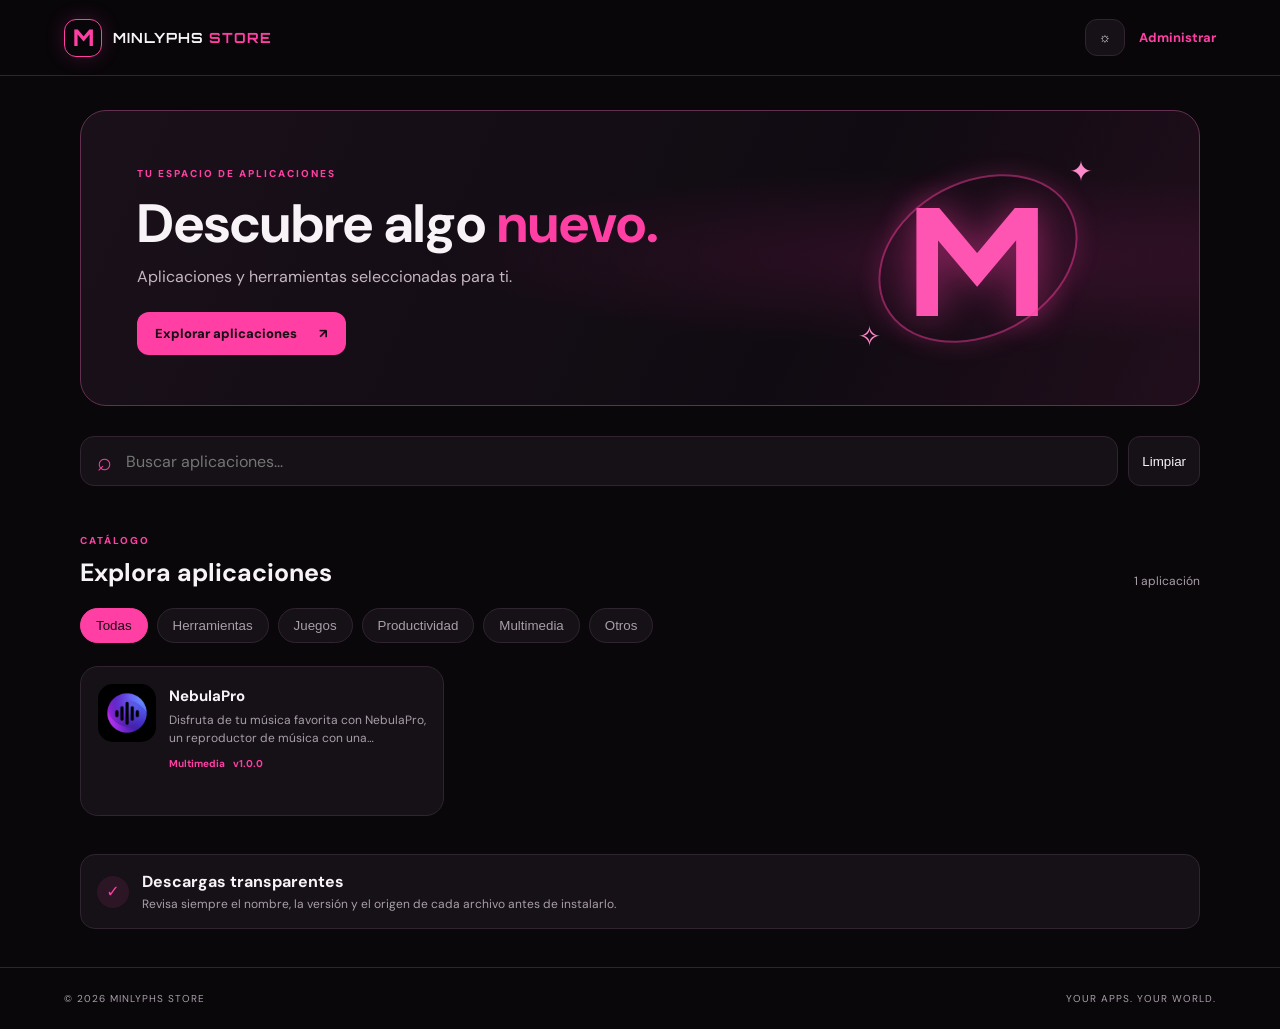
<file: index.html>
<!doctype html>
<html lang="es">
<head>
  <meta charset="utf-8">
  <meta name="viewport" content="width=device-width, initial-scale=1">
  <meta name="theme-color" content="#09070a">
  <meta name="description" content="MINLYPHS STORE: descubre y descarga aplicaciones.">
  <title>MINLYPHS STORE</title>
  <link rel="icon" href="assets/minlyphs-store-logo.png">
  <link rel="stylesheet" href="style.css">
</head>
<body>
  <header class="topbar">
    <a class="brand" href="./" aria-label="MINLYPHS STORE inicio">
      <span class="brand-mark">M</span>
      <span class="brand-name">MINLYPHS <b>STORE</b></span>
    </a>
    <div class="top-actions">
      <button id="themeToggle" class="icon-button" aria-label="Cambiar tema" title="Cambiar tema">☼</button>
      <a class="admin-link" href="admin/">Administrar</a>
    </div>
  </header>

  <main class="shell">
    <section class="hero">
      <div class="hero-copy">
        <span class="eyebrow">TU ESPACIO DE APLICACIONES</span>
        <h1>Descubre algo <em>nuevo.</em></h1>
        <p>Aplicaciones y herramientas seleccionadas para ti.</p>
        <a class="hero-button" href="#catalogo">Explorar aplicaciones <span>↗</span></a>
      </div>
      <div class="hero-art" aria-hidden="true">
        <div class="orbit"></div><div class="hero-m">M</div><span class="spark s1">✦</span><span class="spark s2">✧</span>
      </div>
    </section>

    <section class="search-row" aria-label="Buscar aplicaciones">
      <label class="search-box"><span>⌕</span><input id="searchInput" type="search" placeholder="Buscar aplicaciones..." autocomplete="off"></label>
      <button id="clearSearch" class="clear-button" type="button">Limpiar</button>
    </section>

    <section class="section-head" id="catalogo">
      <div><span class="eyebrow">CATÁLOGO</span><h2>Explora aplicaciones</h2></div>
      <span id="appCount" class="count">0 aplicaciones</span>
    </section>
    <nav id="categories" class="categories" aria-label="Categorías">
      <button class="category active" data-category="Todas">Todas</button>
      <button class="category" data-category="Herramientas">Herramientas</button>
      <button class="category" data-category="Juegos">Juegos</button>
      <button class="category" data-category="Productividad">Productividad</button>
      <button class="category" data-category="Multimedia">Multimedia</button>
      <button class="category" data-category="Otros">Otros</button>
    </nav>

    <section id="appGrid" class="app-grid" aria-live="polite">
      <div class="empty-state"><div class="empty-icon">✦</div><h3>Tu tienda está preparando su catálogo</h3><p>Pronto encontrarás aquí las primeras aplicaciones.</p></div>
    </section>

    <section class="trust-note">
      <span class="trust-icon">✓</span>
      <div><strong>Descargas transparentes</strong><p>Revisa siempre el nombre, la versión y el origen de cada archivo antes de instalarlo.</p></div>
    </section>
  </main>

  <footer class="footer"><span>© <span id="year"></span> MINLYPHS STORE</span><span>YOUR APPS. YOUR WORLD.</span></footer>

  <dialog id="appDialog" class="app-dialog">
    <button class="dialog-close" id="dialogClose" aria-label="Cerrar">×</button>
    <div id="dialogContent"></div>
  </dialog>
  <script src="app.js"></script>
</body>
</html>
</file>
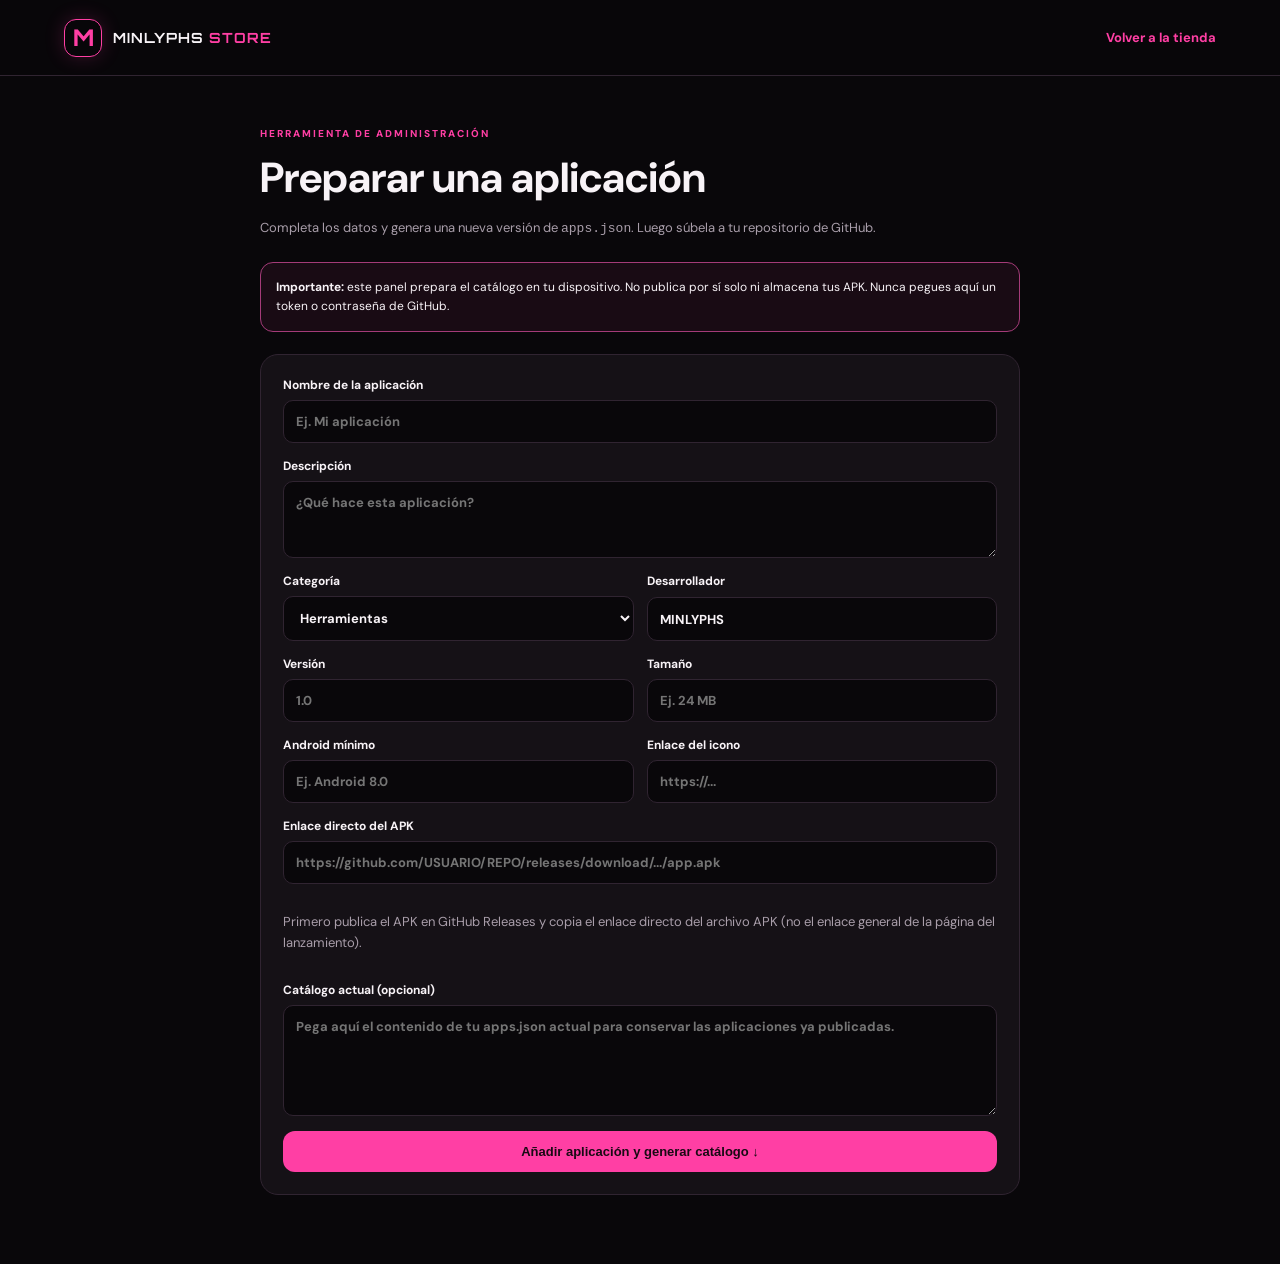
<file: admin/index.html>
<!doctype html>
<html lang="es"><head><meta charset="utf-8"><meta name="viewport" content="width=device-width,initial-scale=1"><meta name="robots" content="noindex,nofollow"><title>Preparar publicación | MINLYPHS STORE</title><link rel="stylesheet" href="../style.css"><link rel="stylesheet" href="admin.css"></head>
<body><header class="topbar"><a class="brand" href="../"><span class="brand-mark">M</span><span class="brand-name">MINLYPHS <b>STORE</b></span></a><a class="admin-link" href="../">Volver a la tienda</a></header>
<main class="admin-shell"><span class="eyebrow">HERRAMIENTA DE ADMINISTRACIÓN</span><h1>Preparar una aplicación</h1><p class="intro">Completa los datos y genera una nueva versión de <code>apps.json</code>. Luego súbela a tu repositorio de GitHub.</p>
<div class="notice"><strong>Importante:</strong> este panel prepara el catálogo en tu dispositivo. No publica por sí solo ni almacena tus APK. Nunca pegues aquí un token o contraseña de GitHub.</div>
<form id="appForm" class="admin-form">
<label>Nombre de la aplicación<input name="name" required maxlength="60" placeholder="Ej. Mi aplicación"></label>
<label>Descripción<textarea name="description" required maxlength="500" rows="3" placeholder="¿Qué hace esta aplicación?"></textarea></label>
<div class="two"><label>Categoría<select name="category"><option>Herramientas</option><option>Juegos</option><option>Productividad</option><option>Multimedia</option><option>Otros</option></select></label><label>Desarrollador<input name="developer" value="MINLYPHS" maxlength="60"></label></div>
<div class="two"><label>Versión<input name="version" required placeholder="1.0"></label><label>Tamaño<input name="size" placeholder="Ej. 24 MB"></label></div>
<div class="two"><label>Android mínimo<input name="minAndroid" placeholder="Ej. Android 8.0"></label><label>Enlace del icono<input name="icon" type="url" placeholder="https://..."></label></div>
<label>Enlace directo del APK<input name="downloadUrl" type="url" required placeholder="https://github.com/USUARIO/REPO/releases/download/.../app.apk"></label>
<p class="hint">Primero publica el APK en GitHub Releases y copia el enlace directo del archivo APK (no el enlace general de la página del lanzamiento).</p>
<label>Catálogo actual (opcional)<textarea id="existingCatalog" rows="5" placeholder='Pega aquí el contenido de tu apps.json actual para conservar las aplicaciones ya publicadas.'></textarea></label>
<button class="hero-button" type="submit">Añadir aplicación y generar catálogo ↓</button>
</form>
<div id="result" class="result" hidden><h2>Catálogo preparado</h2><p>Descarga el archivo y reemplaza <code>data/apps.json</code> en tu repositorio.</p><button id="downloadJson" class="hero-button" type="button">Descargar apps.json</button><button id="copyJson" class="secondary-button" type="button">Copiar JSON</button><p class="hint">No olvides subir el archivo actualizado a GitHub para que aparezca en la tienda publicada.</p></div>
</main><script src="admin.js"></script></body></html>
</file>
<file: style.css>
@import url('https://fonts.googleapis.com/css2?family=DM+Sans:wght@400;500;600;700;800&family=Orbitron:wght@600;700;800&display=swap');
:root{--bg:#09070a;--panel:#151116;--panel2:#1d1720;--text:#f8f3f7;--muted:#a99eaa;--pink:#ff3fa4;--pink2:#ff75c1;--line:#302431;--shadow:0 18px 55px #0007}
*{box-sizing:border-box}html{scroll-behavior:smooth}body{margin:0;background:var(--bg);color:var(--text);font-family:"DM Sans",system-ui,sans-serif;min-height:100vh}body.light{--bg:#f8f5f8;--panel:#fff;--panel2:#f2eaf1;--text:#211923;--muted:#716675;--line:#e5dbe5;--shadow:0 15px 40px #30102a12}
a{color:inherit;text-decoration:none}.topbar{height:76px;display:flex;align-items:center;justify-content:space-between;padding:0 max(5vw,20px);border-bottom:1px solid var(--line);background:color-mix(in srgb,var(--bg) 88%,transparent);position:sticky;top:0;z-index:5;backdrop-filter:blur(16px)}
.brand{display:flex;align-items:center;gap:11px}.brand-mark{width:38px;height:38px;display:grid;place-items:center;border:1px solid var(--pink);border-radius:12px;color:var(--pink);font:800 23px Orbitron;box-shadow:0 0 20px #ff3fa433}.brand-name{font:700 14px Orbitron;letter-spacing:1px}.brand-name b{color:var(--pink)}.top-actions{display:flex;align-items:center;gap:14px}.icon-button,.clear-button{border:1px solid var(--line);background:var(--panel);color:var(--text);border-radius:12px;padding:10px 13px;cursor:pointer}.admin-link{font-size:13px;color:var(--pink);font-weight:700}
.shell{width:min(1120px,90%);margin:auto}.hero{margin:34px 0 30px;min-height:270px;border:1px solid #63304f;border-radius:26px;background:radial-gradient(ellipse at 78% 50%,#6e174b55,transparent 42%),linear-gradient(115deg,#1a101a,#100b12 65%,#210e1c);padding:42px 5%;display:flex;align-items:center;justify-content:space-between;overflow:hidden;position:relative}.hero-copy{max-width:540px;z-index:1}.eyebrow{font-size:10px;letter-spacing:2px;color:var(--pink);font-weight:800}.hero h1{font-size:clamp(32px,5vw,54px);line-height:1.06;margin:13px 0}.hero h1 em{font-style:normal;color:var(--pink)}.hero p{color:#c4b6c3;margin:0 0 25px}.hero-button{display:inline-flex;gap:22px;align-items:center;background:var(--pink);color:#180a13;padding:13px 18px;border-radius:12px;font-size:13px;font-weight:800}.hero-art{width:250px;height:210px;position:relative;display:grid;place-items:center;margin-right:4%}.orbit{position:absolute;width:210px;height:155px;border:2px solid #ff3fa477;border-radius:50%;transform:rotate(-28deg);box-shadow:0 0 25px #ff3fa433}.hero-m{font:800 150px Orbitron;color:#ff55b2;text-shadow:0 0 35px #ff3fa477}.spark{position:absolute;color:#ff8acb;font-size:28px}.s1{top:0;right:10px}.s2{bottom:8px;left:5px}
.search-row{display:flex;gap:10px;margin:28px 0 42px}.search-box{flex:1;display:flex;align-items:center;gap:12px;background:var(--panel);border:1px solid var(--line);border-radius:14px;padding:0 16px}.search-box span{font-size:25px;color:var(--pink)}.search-box input{width:100%;height:48px;background:transparent;border:0;outline:0;color:var(--text);font:inherit}.section-head{display:flex;align-items:end;justify-content:space-between;gap:15px}.section-head h2{font-size:25px;margin:7px 0 0}.count{color:var(--muted);font-size:12px}.categories{display:flex;gap:9px;overflow-x:auto;padding:19px 0 23px;scrollbar-width:none}.category{white-space:nowrap;border:1px solid var(--line);background:var(--panel);color:var(--muted);border-radius:999px;padding:9px 15px;font:600 12px inherit;cursor:pointer}.category.active{background:var(--pink);border-color:var(--pink);color:#190a13}
.app-grid{display:grid;grid-template-columns:repeat(3,minmax(0,1fr));gap:14px;min-height:150px}.app-card{background:var(--panel);border:1px solid var(--line);border-radius:18px;padding:17px;display:flex;gap:13px;align-items:flex-start;cursor:pointer;transition:.2s}.app-card:hover{transform:translateY(-3px);border-color:#b43b7e;box-shadow:var(--shadow)}.app-icon{width:58px;height:58px;flex:0 0 58px;border-radius:15px;object-fit:cover;background:var(--panel2);display:grid;place-items:center;color:var(--pink);font:700 22px Orbitron}.app-info{min-width:0;flex:1}.app-info h3{margin:2px 0 5px;font-size:15px;overflow-wrap:anywhere}.app-info p{margin:0;color:var(--muted);font-size:12px;line-height:1.5;display:-webkit-box;-webkit-line-clamp:2;-webkit-box-orient:vertical;overflow:hidden}.app-meta{display:flex;gap:8px;flex-wrap:wrap;margin-top:10px;color:var(--pink);font-size:10px;font-weight:700}.empty-state{grid-column:1/-1;text-align:center;padding:45px 15px;border:1px dashed var(--line);border-radius:20px;color:var(--muted)}.empty-icon{font-size:32px;color:var(--pink)}.empty-state h3{color:var(--text);margin:10px 0 5px}.empty-state p{font-size:13px;margin:0}.trust-note{display:flex;gap:13px;align-items:center;background:var(--panel);border:1px solid var(--line);border-radius:15px;padding:16px;margin:38px 0}.trust-icon{width:32px;height:32px;border-radius:50%;display:grid;place-items:center;background:#ff3fa41a;color:var(--pink)}.trust-note p{margin:4px 0 0;color:var(--muted);font-size:12px}.footer{border-top:1px solid var(--line);padding:24px 5%;display:flex;justify-content:space-between;color:var(--muted);font-size:10px;letter-spacing:1px}.app-dialog{width:min(520px,92vw);border:1px solid var(--line);border-radius:22px;background:var(--panel);color:var(--text);padding:26px;box-shadow:var(--shadow)}.app-dialog::backdrop{background:#000b;backdrop-filter:blur(5px)}.dialog-close{float:right;border:0;background:var(--panel2);color:var(--text);border-radius:50%;width:32px;height:32px;font-size:22px;cursor:pointer}.dialog-title{font-size:23px;margin:15px 0 5px}.dialog-desc{color:var(--muted);font-size:13px;line-height:1.6}.download-button{display:block;text-align:center;background:var(--pink);color:#170812;padding:14px;border-radius:12px;font-weight:800;margin-top:20px}.warning{font-size:11px;color:var(--muted);line-height:1.5;margin-top:12px}
@media(max-width:800px){.app-grid{grid-template-columns:repeat(2,minmax(0,1fr))}.hero-art{opacity:.65;margin-right:-40px}.hero-copy{max-width:65%}}
@media(max-width:560px){.topbar{height:64px;padding:0 5%}.brand-name{font-size:11px}.hero{min-height:250px;padding:30px 7%;margin-top:20px}.hero-art{position:absolute;right:-75px;opacity:.25}.hero-copy{max-width:100%}.hero p{max-width:260px;font-size:13px}.section-head h2{font-size:21px}.app-grid{grid-template-columns:1fr}.app-card{padding:14px}.footer{gap:10px;flex-wrap:wrap}}
</file>
<file: admin/admin.css>
.admin-shell{width:min(760px,90%);margin:45px auto 70px}.admin-shell h1{font-size:clamp(28px,5vw,42px);margin:8px 0}.intro,.hint{color:var(--muted);font-size:13px;line-height:1.6}.notice{margin:22px 0;padding:15px;border:1px solid #a43b78;border-radius:13px;background:#ff3fa411;font-size:12px;line-height:1.6}.admin-form{display:grid;gap:15px;background:var(--panel);border:1px solid var(--line);padding:22px;border-radius:18px}.admin-form label{display:grid;gap:7px;font-size:12px;font-weight:700}.admin-form input,.admin-form textarea,.admin-form select{width:100%;padding:12px;border:1px solid var(--line);border-radius:10px;background:var(--bg);color:var(--text);font:inherit;font-size:13px;outline-color:var(--pink)}.two{display:grid;grid-template-columns:1fr 1fr;gap:13px}.admin-form .hero-button,.result .hero-button{border:0;cursor:pointer;justify-content:center}.result{margin-top:20px;padding:22px;border:1px solid var(--line);border-radius:18px;background:var(--panel)}.secondary-button{margin-left:8px;padding:13px 17px;border-radius:12px;border:1px solid var(--line);background:var(--panel2);color:var(--text);font-weight:700;cursor:pointer}@media(max-width:540px){.two{grid-template-columns:1fr}.admin-form{padding:16px}.secondary-button{margin:10px 0 0}}
</file>
